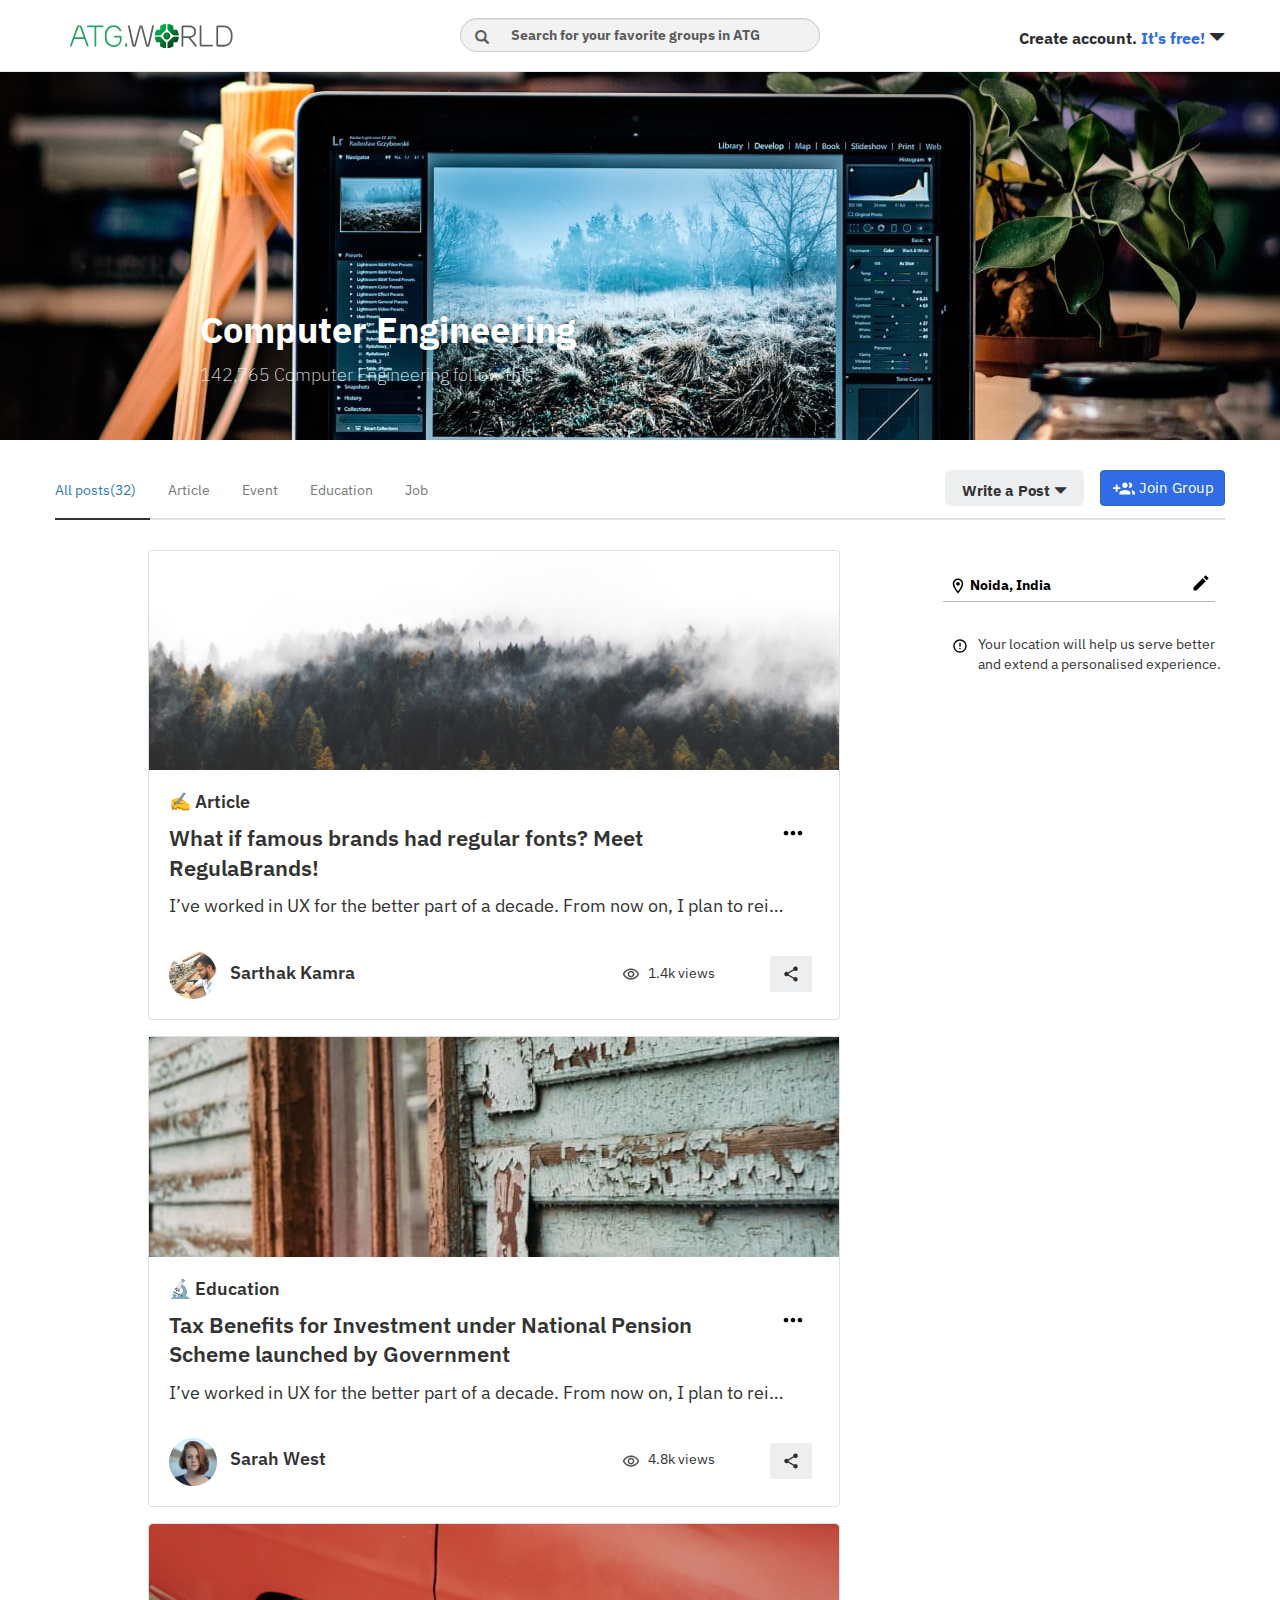
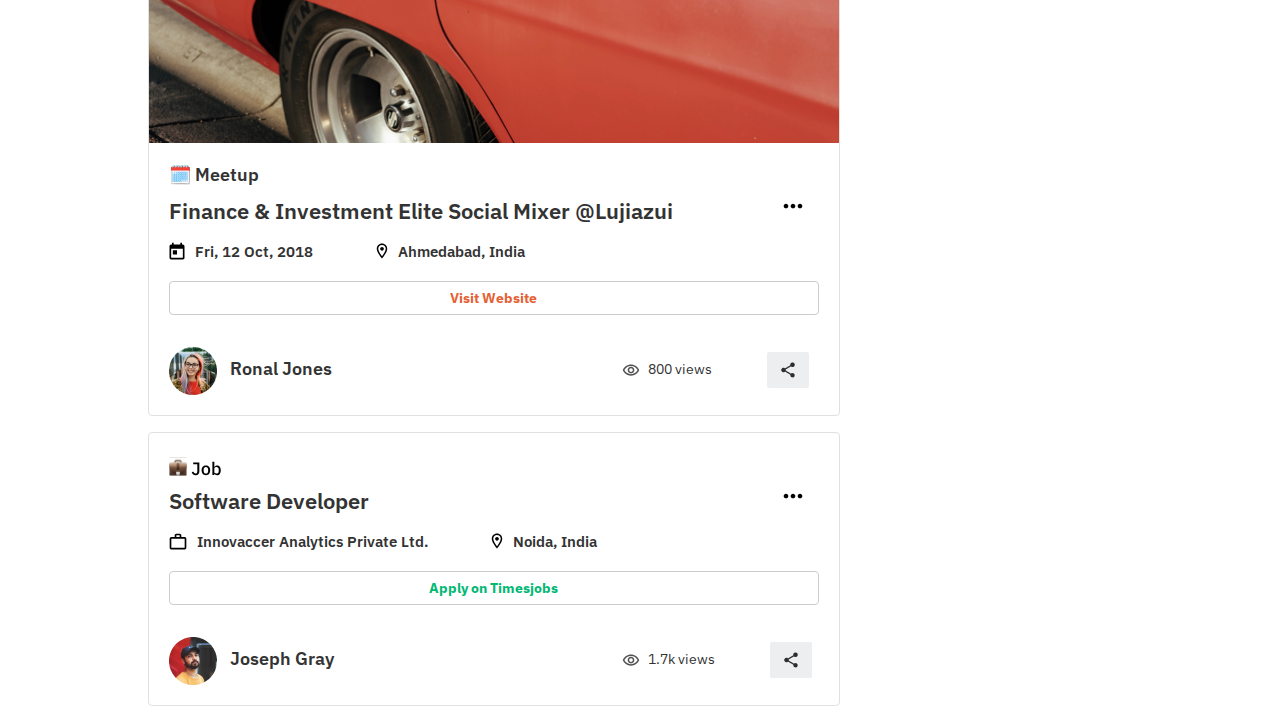
<file: index.html>
<!DOCTYPE html>
<html lang="en">

<head>
    <meta charset="UTF-8">
    <meta http-equiv="X-UA-Compatible" content="IE=edge">
    <meta name="viewport" content="width=device-width, initial-scale=1.0">
    <!-- Latest compiled and minified CSS -->
    <link rel="stylesheet" href="css/bootstrap.min.css">

    <!-- Latest compiled and minified CSS -->
    <link rel="stylesheet" href="https://maxcdn.bootstrapcdn.com/bootstrap/3.3.7/css/bootstrap.min.css"
        integrity="sha384-BVYiiSIFeK1dGmJRAkycuHAHRg32OmUcww7on3RYdg4Va+PmSTsz/K68vbdEjh4u" crossorigin="anonymous">

    <link rel="preconnect" href="https://fonts.gstatic.com">
    <link href="https://fonts.googleapis.com/css2?family=IBM+Plex+Sans&display=swap" rel="stylesheet">
    <link rel="stylesheet" href="css/style.css">


    <!-- Latest compiled and minified JavaScript -->
    <!-- <script src="https://maxcdn.bootstrapcdn.com/bootstrap/3.3.7/js/bootstrap.min.js"
        integrity="sha384-Tc5IQib027qvyjSMfHjOMaLkfuWVxZxUPnCJA7l2mCWNIpG9mGCD8wGNIcPD7Txa"
        crossorigin="anonymous"></script> -->

    <title>Across The Globe</title>
    <link rel="shortcut icon" href="favicon.ico" type="image/x-icon" />
</head>

<body>
    <header>
        <nav class="navbar navbar-default hidden-xs navbar-fixed-top">
            <div class="container">
                <div class="navbar-header logo">
                    <img src="Images/whole.svg" alt="logo">
                </div>
                <form class="navbar-form navbar-left navbar-center search">
                    <span class="glyphicon glyphicon-search search-icon"></span>
                    <input type="text" class="form-control" placeholder="Search for your favorite groups in ATG">
                </form>
                <div class="navbar-right create-acc" data-toggle="modal" data-target="#myModal">
                    <span>Create account.</span>
                    <span class="its-free">It's free!</span>
                    <span class="glyphicon glyphicon-triangle-bottom"></span>
                </div>

            </div>
        </nav>
    </header>
    <div class="jumbotron img-responsive">
        <div class="jumb-content">
            <h1>Computer Engineering</h1>
            <h4>142,765 Computer Engineering follow this</h4>
        </div>
    </div>
    <div class="container">
        <!-- <div>
            <span>All posts(32)</span>
            <span class="text-muted" disabled="disabled">Article</span>
            <span class="text-muted" disabled="disabled">Event</span>
            <span class="text-muted" disabled="disabled">Education</span>
            <span class="text-muted" disabled="disabled">Job</span>
            
        </div> -->
        <div class="row row-no-gutters filter hidden-xs">
            <div class="col-md-8 col-sm-6 no-padding-left">
                <ul class="nav nav-pills">
                    <li role="presentation" class="filter-active"><a class="no-padding-left" href="#">All posts(32)</a>
                    </li>
                    <li role="presentation" class="disabled"><a href="#">Article</a></li>
                    <li role="presentation" class="disabled"><a href="#">Event</a></li>
                    <li role="presentation" class="disabled"><a href="#">Education</a></li>
                    <li role="presentation" class="disabled"><a href="#">Job</a></li>
                </ul>
            </div>
            <div class="col-md-4 col-sm-6 no-padding-right">
                <div class="join-buttons">
                    <button type="button" class="btn btn-secondary btn-lg drop-down">Write a Post
                        <span class="glyphicon glyphicon-triangle-bottom drop"></span>
                    </button>
                    <button type="button" class="btn btn-primary join"><img src="Images/vector.svg" alt="logo">
                        Join Group</button>
                </div>
            </div>
        </div>
        <div class="row hidden-md hidden-lg hidden-sm">
            <div class="col-xs-7 xs-post">
                Posts(368)
            </div>
            <div class="col-xs-5 no-padding-right">
                <button type="button" class="btn btn-secondary btn-lg drop-down">Filter: All <span
                        class="glyphicon glyphicon-triangle-bottom drop"></span>
                </button>
            </div>
        </div>
        <div class="row">
            <div class="post col-md-9 col-xs-12">
                <div class="card-container">
                    <img src="Images/post1.png" class="img-responsive" alt="image">
                    <div class="card-content">
                        <div class="card-h">✍ Article</div>
                        <div class="row">
                            <div class="card-text col-md-11 col-xs-11">What if famous brands had regular fonts? Meet
                                RegulaBrands!
                            </div>
                            <div class="col-md-1 col-xs-1">
                                <img class="dot-3 btn btn-default dropdown-toggle" data-toggle="dropdown"
                                    aria-haspopup="true" aria-expanded="false" src="Images/3dot.svg" alt="logo">
                                <ul class="dropdown-menu">
                                    <li><a href="#">Edit</a></li>
                                    <li><a href="#">Report</a></li>
                                    <li><a href="#">Option 3</a></li>

                                </ul>
                            </div>
                        </div>
                        <span class="card-p">I’ve worked in UX for the better part of a decade. From now on, I plan to
                            rei…</span>
                        <div class="row">
                            <div class="profile col-md-8 col-sm-8 col-xs-10">
                                <img src="Images/post1-profile.png" alt="">
                                <span>Sarthak Kamra</span>
                                <div class="xs-view hidden-md hidden-lg hidden-sm">
                                    <img src="Images/eye.svg" class="eye" alt="image">
                                    <span class="views">1.4k views</span>
                                </div>
                            </div>
                            <div class="col-md-4 col-sm-4 col-xs-2 view-logo">
                                <span class="hidden-xs">
                                    <img src="Images/eye.svg" class="eye" alt="image">
                                    <span class="views">1.4k views</span>
                                </span>
                                <img src="Images/share.png" class="share" alt="logo">
                            </div>
                        </div>
                    </div>
                </div>
                <!-- 2nd post -->
                <div class="card-container">
                    <img src="Images/post2.jpg" class="img-responsive" alt="image">
                    <div class="card-content">
                        <div class="card-h">🔬 Education</div>
                        <div class="row">
                            <div class="card-text col-md-11 col-xs-11">Tax Benefits for Investment under National
                                Pension Scheme
                                launched by Government
                            </div>
                            <div class="col-md-1 col-xs-1">
                                <img class="dot-3 btn btn-default dropdown-toggle" data-toggle="dropdown"
                                    aria-haspopup="true" aria-expanded="false" src="Images/3dot.svg" alt="logo">
                                <ul class="dropdown-menu">
                                    <li><a href="#">Edit</a></li>
                                    <li><a href="#">Report</a></li>
                                    <li><a href="#">Option 3</a></li>

                                </ul>
                            </div>
                        </div>
                        <span class="card-p">I’ve worked in UX for the better part of a decade. From now on, I plan to
                            rei…</span>
                        <div class="row">
                            <div class="profile col-md-8 col-sm-8 col-xs-10">
                                <img src="Images/post2-profile.png" alt="">
                                <span>Sarah West</span>
                                <div class="xs-view hidden-md hidden-lg hidden-sm">
                                    <img src="Images/eye.svg" class="eye" alt="image">
                                    <span class="views">4.8k views</span>
                                </div>
                            </div>
                            <div class="col-md-4 col-sm-4 col-xs-2 view-logo">
                                <span class="hidden-xs">
                                    <img src="Images/eye.svg" class="eye" alt="image">
                                    <span class="views">4.8k views</span>
                                </span>
                                <img src="Images/share.png" class="share" alt="logo">
                            </div>
                        </div>
                    </div>
                </div>
                <!-- 3rd post -->
                <div class="card-container">
                    <img src="Images/post3.png" class="img-responsive" alt="image">
                    <div class="card-content">
                        <div class="card-h">🗓️ Meetup</div>
                        <div class="row">
                            <div class="card-text col-md-11 col-xs-11">Finance & Investment Elite Social Mixer @Lujiazui
                            </div>
                            <div class="col-md-1 col-xs-1">
                                <img class="dot-3 btn btn-default dropdown-toggle" data-toggle="dropdown"
                                    aria-haspopup="true" aria-expanded="false" src="Images/3dot.svg" alt="logo">
                                <ul class="dropdown-menu">
                                    <li><a href="#">Edit</a></li>
                                    <li><a href="#">Report</a></li>
                                    <li><a href="#">Option 3</a></li>

                                </ul>
                            </div>
                        </div>
                        <div class="date-location">
                            <img class="date-logo" src="Images/date.svg" alt="logo"> <span class="date-loc">Fri, 12
                                Oct, 2018</span>
                            <img class="location-logo" src="Images/outline-location_on-24px 2.svg" alt=""><span
                                class="date-loc">Ahmedabad, India</span>
                        </div>
                        <button class="btn btn-default center-block btn-visit-website text-color">Visit
                            Website</button>
                        <div class="row">
                            <div class="profile col-md-8 col-sm-8 col-xs-10">
                                <img src="Images/post3-profile.png" alt="">
                                <span>Ronal Jones</span>
                                <div class="xs-view hidden-md hidden-lg hidden-sm">
                                    <img src="Images/eye.svg" class="eye" alt="image">
                                    <span class="views">800 views</span>
                                </div>
                            </div>
                            <div class="col-md-4 col-sm-4 col-xs-2 view-logo">
                                <span class="hidden-xs">
                                    <img src="Images/eye.svg" class="eye" alt="image">
                                    <span class="views">800 views</span>
                                </span>
                                <img src="Images/share.png" class="share" alt="logo">

                            </div>
                        </div>
                    </div>

                </div>
                <!-- 4th Post -->

                <div class="card-container">

                    <div class="card-content">
                        <div class="card-h"><img src="Images/💼️ Job.svg" alt=""></div>
                        <div class="row">
                            <div class="card-text col-md-11 col-xs-11">Software Developer
                            </div>
                            <div class="col-md-1 col-xs-1">
                                <img class="dot-3 btn btn-default dropdown-toggle" data-toggle="dropdown"
                                    aria-haspopup="true" aria-expanded="false" src="Images/3dot.svg" alt="logo">
                                <ul class="dropdown-menu">
                                    <li><a href="#">Edit</a></li>
                                    <li><a href="#">Report</a></li>
                                    <li><a href="#">Option 3</a></li>

                                </ul>
                            </div>
                        </div>
                        <div class="date-location">
                            <img class="date-logo" src="Images/bag).svg" alt="logo"> <span class="date-loc">Innovaccer
                                Analytics Private Ltd.</span>
                            <img class="location-logo" src="Images/outline-location_on-24px 2.svg" alt=""><span
                                class="date-loc">Noida, India</span>
                        </div>
                        <button class="btn btn-default center-block btn-visit-website">Apply on Timesjobs</button>
                        <div class="row">
                            <div class="profile col-md-8 col-sm-8 col-xs-10">
                                <img src="Images/post4-profile.png" alt="">
                                <span>Joseph Gray</span>
                                <div class="xs-view hidden-md hidden-lg hidden-sm">
                                    <img src="Images/eye.svg" class="eye" alt="image">
                                    <span class="views">1.7k views</span>
                                </div>
                            </div>
                            <div class="col-md-4 col-sm-4 col-xs-2 view-logo">
                                <span class="hidden-xs">
                                    <img src="Images/eye.svg" class="eye" alt="image">
                                    <span class="views">1.7k views</span>
                                </span>
                                <img src="Images/share.png" class="share" alt="logo">

                            </div>

                        </div>
                    </div>

                </div>


            </div>
            <div class="location hidden-sm hidden-xs col-md-3">
                <div class="loc">
                    <img src="Images/outline-location_on-24px 2.svg" alt="logo"><span class="noida"> Noida,
                        India
                    </span>
                    <img src="Images/edit.png" class="edit" alt="logo">
                </div>
                <div class="row info-a">
                    <div class="col-md-2">
                        <img src="Images/info.svg" class="info" alt="logo">
                    </div>

                    <div class="info-text col-md-10 no-padding-left no-padding-right">Your location will help us
                        serve
                        better and extend a personalised
                        experience.</div>
                </div>
            </div>

        </div>

        <!-- Modal -->
        <div class="modal fade" id="myModal" role="dialog">
            <div class="modal-dialog">
                <!-- Modal content-->
                <div class="modal-content">
                    <div class="modal-header">
                        <button type="button" class="close" data-dismiss="modal">&times;</button>
                        <div class="heading">
                            Let's learn, share & inspire each other with our passion for computer engineering. Sign up
                            now 🤘🏼
                        </div>
                    </div>
                    <div class="modal-body row">
                        <div class="col-md-7">
                            <div class="c-a">Create Account</div>
                            <div class="form input-group"></div>
                            <form class="form-body">
                                <input class="first-name" type="text" placeholder="First Name">
                                <input class="last-name" type="text" placeholder="Last Name">
                                <input type="email  " class="same-width" placeholder="Email">
                                <div class="relative">
                                    <input type="password " class="same-width" placeholder="Password"><img
                                        src="Images/passwordEye.svg" class="pass-eye" alt="logo">
                                </div>
                                <input type="password " class="same-width" placeholder="Confirm Password">
                                <a href="/LoggedIn.html" class="btn btn-default btn-visit-website c-a-btn same-width"
                                    role="button">Create Account</a>
                                <div class="relative">
                                    <img src="Images/facebook.svg" class="facebook" alt=""> <button
                                        class="btn btn-default  btn-visit-website signup same-width">Sign up with
                                        Facebook</button>
                                </div>
                                <div class="relative">
                                    <img src="Images/google.svg" class="google" alt=""> <button
                                        class="btn btn-default  btn-visit-website signup same-width">Sign up with
                                        Google</button>
                                </div>
                            </form>
                        </div>
                        <div class="col-md-5 no-padding-left">
                            <div class="already-acc">
                                Already have an account? <a href="#" data-toggle="modal"
                                    data-target="#myModal-signin">Sign
                                    In</a>
                            </div>
                            <img src="Images/main-image.png" class="main-img center-block" alt="">
                            <div class="terms-text">
                                By signing up, you agree to our Terms & conditions, Privacy policy
                            </div>
                        </div>
                    </div>
                </div>
                <div class="modal-footer">
                </div>
            </div>
        </div>

        <div class="modal fade" id="myModal-signin" role="dialog">
            <div class="modal-dialog">
                <!-- Modal content-->
                <div class="modal-content">
                    <div class="modal-header">
                        <button type="button" class="close" data-dismiss="modal">&times;</button>
                        <div class="heading">
                            Let's learn, share & inspire each other with our passion for computer engineering. Sign up
                            now 🤘🏼

                        </div>
                    </div>
                    <div class="modal-body row">
                        <div class="col-md-7">
                            <div class="c-a">Create Account</div>
                            <div class="form input-group"></div>
                            <form class="form-body">
                                <input type="email  " class="same-width" placeholder="Email">
                                <div class="relative">
                                    <input type="password " class="same-width" placeholder="Password"><img
                                        src="Images/passwordEye.svg" class="pass-eye" alt="logo">
                                </div>
                                <a href="/LoggedIn.html" class="btn btn-default btn-visit-website c-a-btn same-width"
                                    role="button">
                                    Sign In
                                </a>
                                <div class="relative">
                                    <img src="Images/facebook.svg" class="facebook" alt="">
                                    <button class="btn btn-default  btn-visit-website signup same-width">Sign in with
                                        Facebook</button>
                                </div>
                                <div class="relative">
                                    <img src="Images/google.svg" class="google" alt=""> <button
                                        class="btn btn-default  btn-visit-website signup same-width">Sign in with
                                        Google</button>
                                </div>
                                <div class="forgot-password center-block text-center">Forgot Password?</div>
                            </form>
                        </div>
                        <div class="col-md-5 no-padding-left">
                            <div class="already-acc">
                                Don't have an account yet? <a href="#">Create new for free!</a>
                            </div>
                            <img src="Images/main-image.png" class="main-img center-block" alt="">
                        </div>
                    </div>
                </div>
                <div class="modal-footer">
                </div>
            </div>
        </div>
    </div>
    </div>
    </div>


    <script src="https://ajax.googleapis.com/ajax/libs/jquery/1.12.4/jquery.min.js"></script>
    <script src="js/bootstrap.min.js"></script>
</body>

</html>
</file>
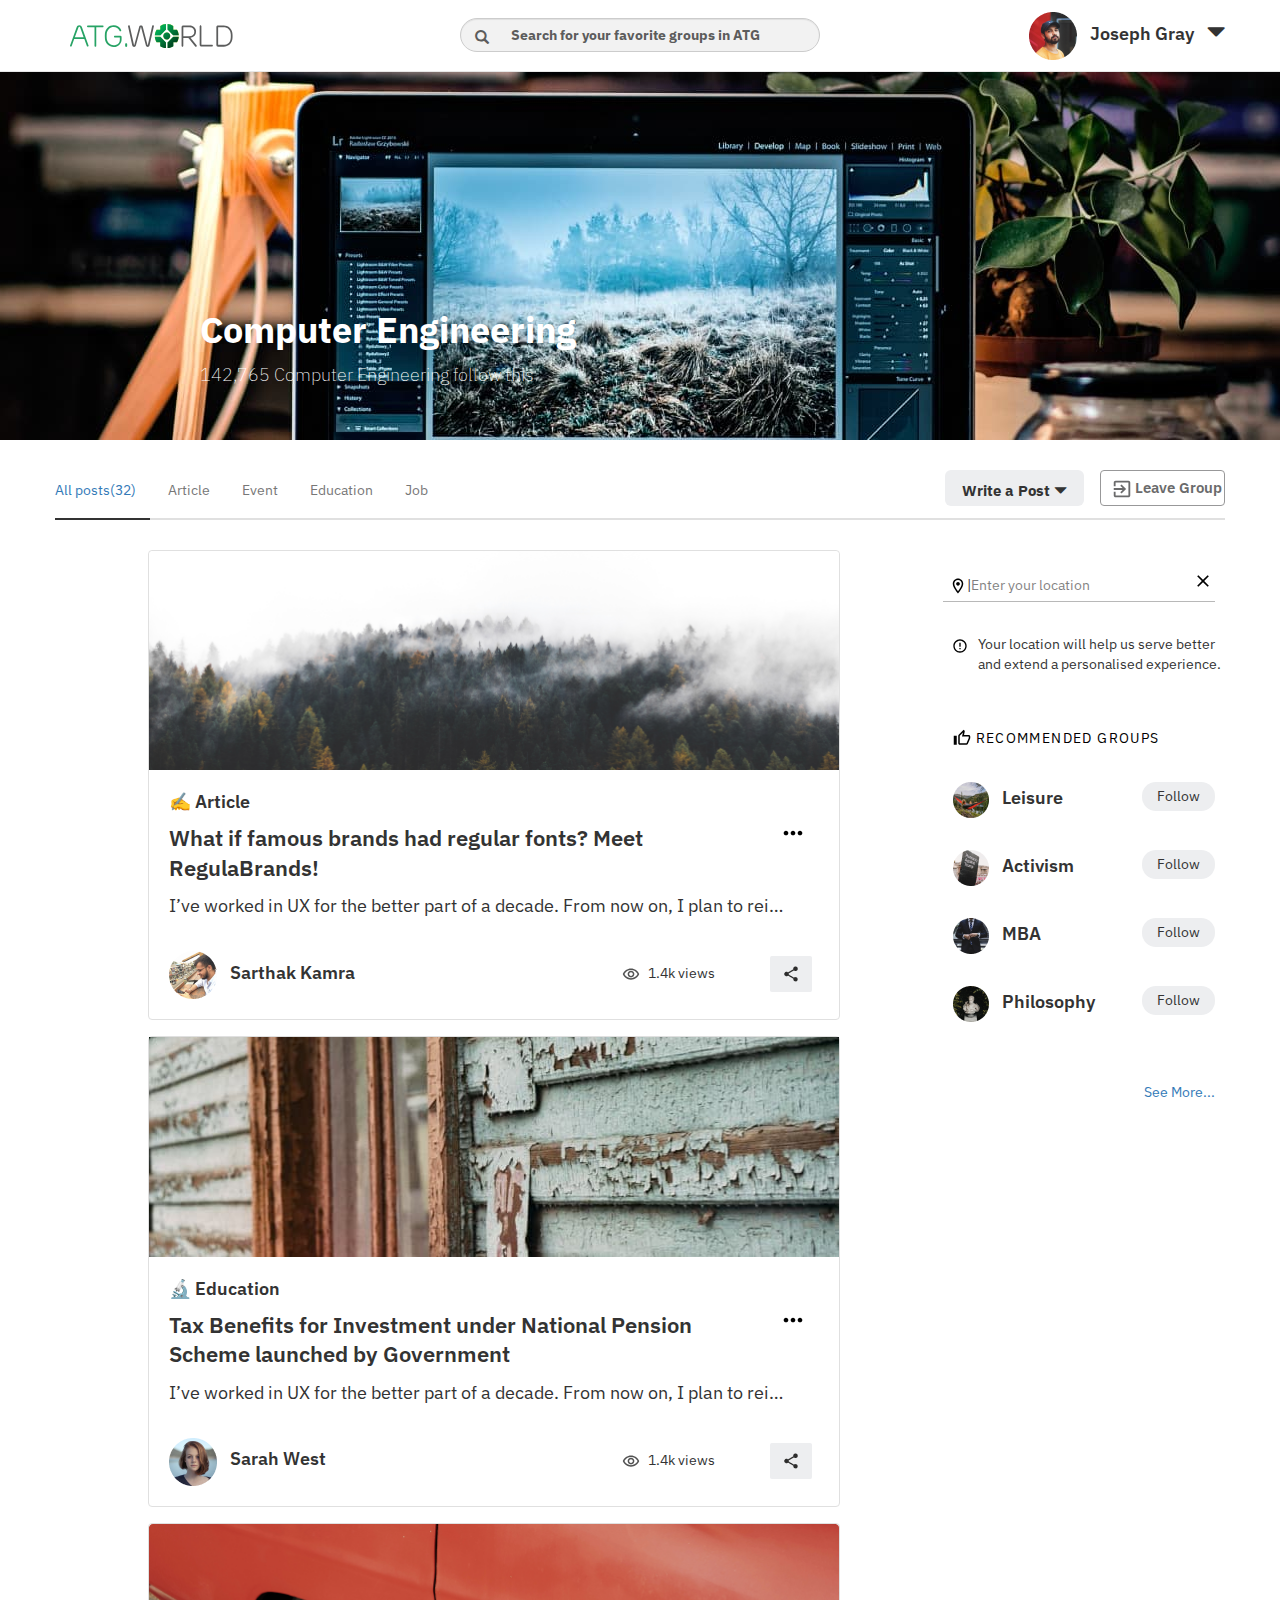
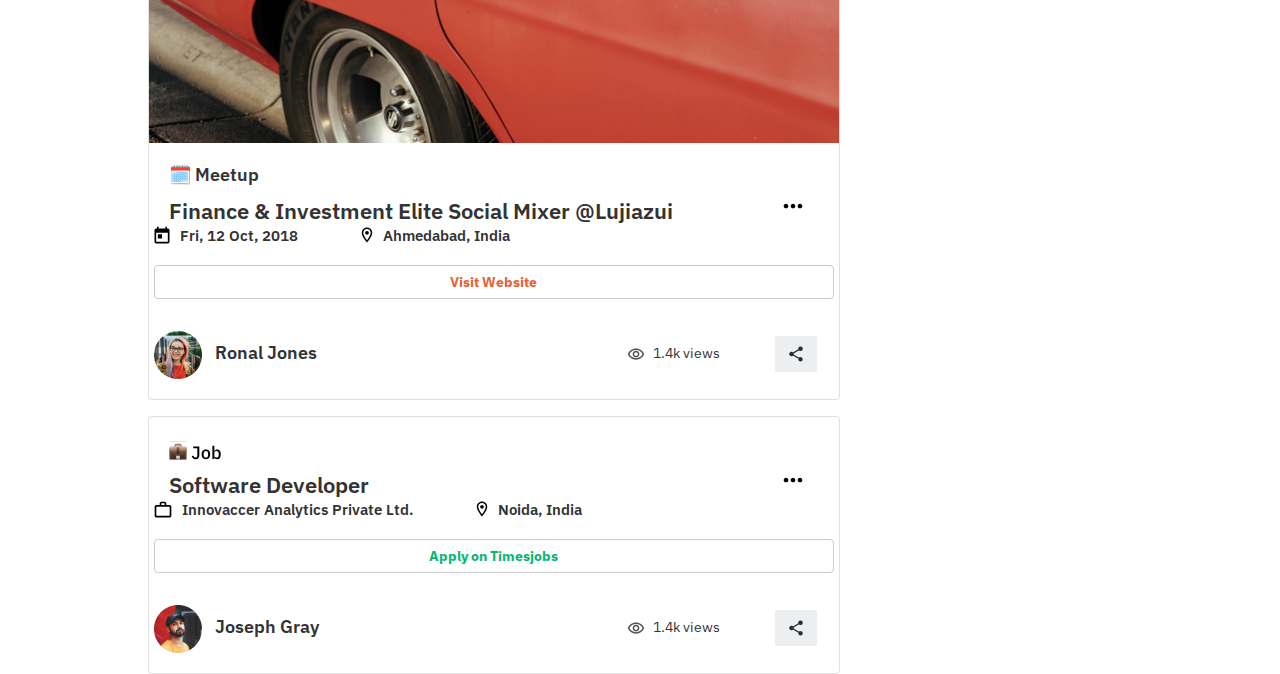
<file: LoggedIn.html>
<!DOCTYPE html>
<html lang="en">

<head>
    <meta charset="UTF-8">
    <meta http-equiv="X-UA-Compatible" content="IE=edge">
    <meta name="viewport" content="width=device-width, initial-scale=1.0">
    <!-- Latest compiled and minified CSS -->
    <link rel="stylesheet" href="css/bootstrap.min.css">

    <!-- Latest compiled and minified CSS -->
    <link rel="stylesheet" href="https://maxcdn.bootstrapcdn.com/bootstrap/3.3.7/css/bootstrap.min.css"
        integrity="sha384-BVYiiSIFeK1dGmJRAkycuHAHRg32OmUcww7on3RYdg4Va+PmSTsz/K68vbdEjh4u" crossorigin="anonymous">

    <link rel="preconnect" href="https://fonts.gstatic.com">
    <link href="https://fonts.googleapis.com/css2?family=IBM+Plex+Sans&display=swap" rel="stylesheet">
    <link rel="stylesheet" href="css/style.css">


    <!-- Latest compiled and minified JavaScript -->
    <!-- <script src="https://maxcdn.bootstrapcdn.com/bootstrap/3.3.7/js/bootstrap.min.js"
        integrity="sha384-Tc5IQib027qvyjSMfHjOMaLkfuWVxZxUPnCJA7l2mCWNIpG9mGCD8wGNIcPD7Txa"
        crossorigin="anonymous"></script> -->

    <title>Across The Globe</title>
</head>

<body>
    <header>
        <nav class="navbar navbar-default hidden-xs navbar-fixed-top">
            <div class="container">
                <div class="navbar-header logo">
                    <img src="Images/whole.svg" alt="logo">
                </div>
                <form class="navbar-form navbar-left navbar-center search">
                    <span class="glyphicon glyphicon-search search-icon"></span>
                    <input type="text" class="form-control" placeholder="Search for your favorite groups in ATG">
                </form>
                <div class="navbar-right loggedin-profile profile">
                    <img src="Images/post4-profile.png" alt=""> <span>Joseph Gray</span>
                    <span class="glyphicon glyphicon-triangle-bottom"></span>
                </div>

            </div>
        </nav>
    </header>
    <div class="jumbotron img-responsive">
        <div class="jumb-content">
            <h1>Computer Engineering</h1>
            <h4>142,765 Computer Engineering follow this</h4>
        </div>
    </div>
    <div class="container">

        <div class="row row-no-gutters filter">
            <div class="col-md-8 no-padding-left">
                <ul class="nav nav-pills">
                    <li role="presentation" class="filter-active"><a class="no-padding-left" href="#">All posts(32)</a>
                    </li>
                    <li role="presentation" class="disabled"><a href="#">Article</a></li>
                    <li role="presentation" class="disabled"><a href="#">Event</a></li>
                    <li role="presentation" class="disabled"><a href="#">Education</a></li>
                    <li role="presentation" class="disabled"><a href="#">Job</a></li>
                </ul>
            </div>
            <div class="col-md-4 no-padding-right">
                <div class="join-buttons">
                    <button type="button" class="btn btn-secondary btn-lg drop-down">Write a Post
                        <span class="glyphicon glyphicon-triangle-bottom drop"></span>
                    </button>
                    <button type="button" class="btn btn-default leave-grp"><img src="Images/leave group.svg"
                            alt="logo">
                        Leave Group</button>
                </div>
            </div>
        </div>
        <div class="row">
            <div class="post col-md-9">
                <div class="card-container">
                    <img src="Images/post1.png" class="img-responsive" alt="image">
                    <div class="card-content">
                        <div class="card-h">✍ Article</div>
                        <div class="row">
                            <div class="card-text col-md-11">What if famous brands had regular fonts? Meet RegulaBrands!
                            </div>
                            <div class="col-md-1">
                                <img class="dot-3 btn btn-default dropdown-toggle" data-toggle="dropdown"
                                    aria-haspopup="true" aria-expanded="false" src="Images/3dot.svg" alt="logo">
                                <ul class="dropdown-menu">
                                    <li><a href="#">Edit</a></li>
                                    <li><a href="#">Report</a></li>
                                    <li><a href="#">Option 3</a></li>

                                </ul>
                            </div>
                        </div>
                        <span class="card-p">I’ve worked in UX for the better part of a decade. From now on, I plan to
                            rei…</span>
                        <div class="row">
                            <div class="profile col-md-8">
                                <img src="Images/post1-profile.png" alt=""> <span>Sarthak Kamra</span>
                            </div>
                            <div class="col-md-4 view-logo">
                                <img src="Images/eye.svg" class="eye" alt="image">
                                <span class="views">1.4k views</span>
                                <img src="Images/share.png" class="share" alt="logo">
                            </div>
                        </div>
                    </div>
                </div>
                <!-- 2nd post -->
                <div class="card-container">
                    <img src="Images/post2.jpg" class="img-responsive" alt="image">
                    <div class="card-content">
                        <div class="card-h">🔬 Education</div>
                        <div class="row">
                            <div class="card-text col-md-11">Tax Benefits for Investment under National Pension Scheme
                                launched by Government
                            </div>
                            <div class="col-md-1">
                                <img class="dot-3 btn btn-default dropdown-toggle" data-toggle="dropdown"
                                    aria-haspopup="true" aria-expanded="false" src="Images/3dot.svg" alt="logo">
                                <ul class="dropdown-menu">
                                    <li><a href="#">Edit</a></li>
                                    <li><a href="#">Report</a></li>
                                    <li><a href="#">Option 3</a></li>

                                </ul>
                            </div>
                        </div>
                        <span class="card-p">I’ve worked in UX for the better part of a decade. From now on, I plan to
                            rei…</span>
                        <div class="row">
                            <div class="profile col-md-8">
                                <img src="Images/post2-profile.png" alt=""> <span>Sarah West</span>
                            </div>
                            <div class="col-md-4 view-logo">
                                <img src="Images/eye.svg" class="eye" alt="image">
                                <span class="views">1.4k views</span>
                                <img src="Images/share.png" class="share" alt="logo">
                            </div>
                        </div>
                    </div>
                </div>
                <!-- 3rd post -->
                <div class="card-container">
                    <img src="Images/post3.png" class="img-responsive" alt="image">
                    <div class="card-content">
                        <div class="card-h">🗓️ Meetup</div>
                        <div class="row">
                            <div class="card-text col-md-11">Finance & Investment Elite Social Mixer @Lujiazui
                            </div>
                            <div class="col-md-1">
                                <img class="dot-3 btn btn-default dropdown-toggle" data-toggle="dropdown"
                                    aria-haspopup="true" aria-expanded="false" src="Images/3dot.svg" alt="logo">
                                <ul class="dropdown-menu">
                                    <li><a href="#">Edit</a></li>
                                    <li><a href="#">Report</a></li>
                                    <li><a href="#">Option 3</a></li>

                                </ul>
                            </div>
                            <div class="date-location">
                                <img class="date-logo" src="Images/date.svg" alt="logo"> <span class="date-loc">Fri, 12
                                    Oct, 2018</span>
                                <img class="location-logo" src="Images/outline-location_on-24px 2.svg" alt=""><span
                                    class="date-loc">Ahmedabad, India</span>
                            </div>
                            <button class="btn btn-default center-block btn-visit-website text-color">Visit
                                Website</button>
                            <div class="row">
                                <div class="profile col-md-8">
                                    <img src="Images/post3-profile.png" alt=""> <span>Ronal Jones</span>
                                </div>
                                <div class="col-md-4 view-logo">
                                    <img src="Images/eye.svg" class="eye" alt="image">
                                    <span class="views">1.4k views</span>
                                    <img src="Images/share.png" class="share" alt="logo">

                                </div>
                            </div>
                        </div>
                    </div>

                </div>
                <!-- 4th Post -->

                <div class="card-container">

                    <div class="card-content">
                        <div class="card-h"><img src="Images/💼️ Job.svg" alt=""></div>
                        <div class="row">
                            <div class="card-text col-md-11">Software Developer
                            </div>
                            <div class="col-md-1">
                                <img class="dot-3 btn btn-default dropdown-toggle" data-toggle="dropdown"
                                    aria-haspopup="true" aria-expanded="false" src="Images/3dot.svg" alt="logo">
                                <ul class="dropdown-menu">
                                    <li><a href="#">Edit</a></li>
                                    <li><a href="#">Report</a></li>
                                    <li><a href="#">Option 3</a></li>

                                </ul>
                            </div>
                            <div class="date-location">
                                <img class="date-logo" src="Images/bag).svg" alt="logo"> <span
                                    class="date-loc">Innovaccer Analytics Private Ltd.</span>
                                <img class="location-logo" src="Images/outline-location_on-24px 2.svg" alt=""><span
                                    class="date-loc">Noida, India</span>
                            </div>
                            <button class="btn btn-default center-block btn-visit-website">Apply on Timesjobs</button>
                            <div class="row">
                                <div class="profile col-md-8">
                                    <img src="Images/post4-profile.png" alt=""> <span>Joseph Gray</span>
                                </div>
                                <div class="col-md-4 view-logo">
                                    <img src="Images/eye.svg" class="eye" alt="image">
                                    <span class="views">1.4k views</span>
                                    <img src="Images/share.png" class="share" alt="logo">

                                </div>
                            </div>
                        </div>
                    </div>

                </div>


            </div>
            <div class="location col-md-3">
                <div class="loc">
                    <img src="Images/outline-location_on-24px 2.svg" alt="logo"><span>|</span><span
                        class="enter-location">Enter
                        your
                        location
                    </span>
                    <img src="Images/close.svg" class="edit" alt="logo">
                </div>
                <div class="row info-a">
                    <div class="col-md-2">
                        <img src="Images/info.svg" class="info" alt="logo">
                    </div>

                    <div class="info-text col-md-10 no-padding-left no-padding-right">Your location will help us
                        serve
                        better and extend a personalised
                        experience.</div>
                </div>
                <div class="profiles-container">
                    <div class="recommended-grp">
                        <img src="Images/thumbsup.svg" class="thumb" alt="logo"><span class="thumb-text">recommended
                            groups</span>
                    </div>
                    <div class="profiles ">
                        <div class="profile">
                            <img src="Images/profile1.png" alt=""> <span>Leisure</span> <span
                                class="follow Leisure-f">Follow</span>
                        </div>
                        <div class="profile">
                            <img src="Images/profile2.png" alt=""> <span>Activism</span><span
                                class="follow Activism-f">Follow</span>

                        </div>
                        <div class="profile">
                            <img src="Images/profile3.png" alt=""> <span>MBA</span><span
                                class="follow Activism-f">Follow</span>
                        </div>
                        <div class="profile">
                            <img src="Images/profile4.png" alt=""> <span>Philosophy</span><span
                                class="follow Activism-f">Follow</span>
                        </div>
                    </div>
                    <div class="see-more">
                        <a href="#">See More...</a>
                    </div>
                </div>
            </div>

        </div>
    </div>
    </div>


    <script src="https://ajax.googleapis.com/ajax/libs/jquery/1.12.4/jquery.min.js"></script>
    <script src="js/bootstrap.min.js"></script>
    <script>
        $(document).ready(function () {
            $('.follow').click(function () {
                if ($(this).hasClass('followed')) {
                    $(this).removeClass('followed')
                    $(this).text('Follow')
                }
                else {
                    $(this).addClass('followed')
                    $(this).text('Followed')
                }

            })
        });
    </script>
</body>

</html>
</file>
<file: css/style.css>
body {
  font-family: "IBM Plex Sans", sans-serif;
}
.navbar-default {
  background-color: #fff !important;
}
.navbar {
  margin-bottom: 0;
  height: 72px;
}
.create-acc {
  margin-top: 27px;
  font-weight: bold;
  font-size: 16px;
  color: #2e2e2e;
}
.its-free {
  color: rgba(47, 108, 229, 1);
  cursor: pointer;
}
.jumbotron {
  background-size: cover;
  background-position: center;
  background-repeat: no-repeat;
  height: 440px;
  position: relative;
  background-image: url("/Images/Rectangle2.jpg");
  opacity: 1;
}

.jumb-content {
  color: #fff;
  position: absolute;
  left: 200px;
  top: 286px;
}

.jumb-content h1 {
  font-size: 36px;
  line-height: 47px;
  font-weight: bold;
}

.jumb-content h4 {
  font-weight: normal;
  font-size: 18px;
  line-height: 23px;
  font-weight: 200;
}
.search {
  top: 10px;
}
.search input::placeholder {
  font-weight: bold;
  color: rgba(92, 92, 92, 1);
}

.search input {
  border-radius: 21px;
  width: 360px !important;
  padding-left: 50px;
  background: rgba(242, 242, 242, 1);
}
.search-icon {
  top: 12px;
  left: 30px;
  position: absolute;
  color: rgba(92, 92, 92, 1);
}
.logo {
  margin: 24px 0 0 72px;
}

.filter {
  height: 50px;
  border-bottom: 2px solid #e0e0e0;
}

.post {
  margin-top: 20px;
  height: 500px;
}

.post > div {
  margin-bottom: 16px;
}

.drop-down {
  background: rgba(237, 238, 240, 1);
  font-weight: bold;
  height: 36px;
  font-size: 15px;
  margin: 0 3px 0 0;
}
.drop {
  font-size: small;
}
.join {
  width: 125px;
  height: 36px;
  background: rgba(47, 108, 229, 1);
  font-size: 15px;
  margin-left: 10px;
}
.leave-grp {
  width: 125px;
  height: 36px;
  font-weight: 600;
  font-size: 15px;
  line-height: 19px;
  font-size: 15px;
  margin-left: 10px;
  color: rgba(106, 106, 107, 1);
  border: 0.8px solid #989899;
  box-sizing: border-box;
  border-radius: 4px;
}

.join:hover {
  background: rgba(47, 108, 229, 1);
}

.location {
  margin-top: 29px;
  padding: 10px;
  padding-bottom: 13px;
  background-color: rgb(255, 255, 255);
}
.loc {
  padding: 6px;
  border-bottom: 1px solid rgba(184, 184, 184, 1);
}
.info {
  padding: 0 0 0 10px;
}
.info-a {
  margin-top: 32px;
}

.info-text {
  text-align: start;
}

.modal-dialog {
}

.join-buttons {
  float: right;
}

.nav-pills .filter-active::after {
  content: "";
  border-bottom: 2px solid;
  width: 95px;
  top: -5px;
  position: relative;
  display: inline-block;
}

.no-padding-left {
  padding-left: 0 !important;
}

.no-padding-right {
  padding-right: 0 !important;
}
.noida {
  color: black;
  font-weight: bold;
  font-size: 14px;
}
.enter-location {
  font-style: normal;
  font-weight: normal;
  font-size: 14px;
  line-height: 18px;
  color: black;
  opacity: 0.5;
}
.edit {
  float: right;
}

.card-container {
  width: 692px;
  /* height: 472px; */
  border: 1px solid #e0e0e0;
  border-radius: 4px;
  margin: 0 auto;
}
.card-content {
  padding: 20px;
}
.card-text {
  font-weight: 600;
  font-size: 22px;
  line-height: 134.17%;
  padding-top: 10px;
}
.card-h {
  font-weight: 600;
  font-size: 18px;
  line-height: 23px;
}
.dot-3 {
  float: right;
  border-style: none;
}
.profile {
  margin-top: 32px;
}
.profile > span {
  font-weight: 600;
  font-size: 18px;
  line-height: 23px;
  margin-left: 10px;
}
.card-p {
  height: 25px;
  font-size: 18px;
  line-height: 134.17%;
  display: block;
  margin-top: 12px;
}
.view-logo {
  top: 37px;
}
.eye {
  margin-right: 5px;
}
.share {
  margin-left: 52px;
}
.date-location {
  display: block;
  margin-top: 16px;
}
.date-loc {
  font-weight: 600;
  font-size: 15px;
  line-height: 19px;
  margin-left: 7px;
}
.date-logo {
  margin-bottom: 5px;
}
.location-logo {
  margin-left: 57px;
  margin-bottom: 5px;
}
.dropdown-menu {
  left: -117px;
}
.btn-visit-website {
  width: 100%;
  color: #02b875;
  font-weight: bold;
  margin-top: 16px;
}
.text-color {
  color: rgba(229, 97, 53, 1);
}
.loggedin-profile {
  margin-top: 12px;
}

.recommended-grp {
  /* display: block; */
  margin-top: 54px;
}
.thumb {
  margin-left: 10px;
  margin-bottom: 5px;
}
.thumb-text {
  margin-left: 5px;
  font-weight: 400;
  font-size: 14px;
  line-height: 18px;
  letter-spacing: 0.1em;
  text-transform: uppercase;
  color: black;
}
.profiles {
  margin-left: 10px;
}
.follow {
  background: rgba(237, 238, 240, 1);
  padding: 3px 15px 3px 15px;
  border-radius: 14px;
  font-size: 14px !important;
  font-weight: normal !important;
  cursor: pointer;
  float: right;
}
.followed {
  background: #000;
  color: #fff;
}
.see-more {
  color: rgba(47, 108, 229, 1);
  margin-top: 60px;
  float: right;
}
.heading {
  color: #008a45;
  font-weight: 600;
  font-size: 12px;
  line-height: 16px;
  text-align: center;
}
.modal-header {
  background: #effff4;
  height: 50px;
  border-radius: 8px 8px 0px 0px;
}
.c-a {
  font-weight: bold;
  font-size: 24px;
  line-height: 31px;
  margin: 9px 0 0 21px;
}
.c-a-btn {
  background: #2f6ce5;
  border-radius: 20px;
  height: 40px !important;
  color: #fff;
  padding-top: 9px;
  font-weight: 600;
  font-size: 14px !important;
  line-height: 16px !important;
}
.c-a-btn a {
  color: #fff;
}
.first-name {
  width: 160px;
  height: 46px;
}
.last-name {
  float: right;
  width: 160px;
  height: 46px;
  margin-right: 57px;
}
.modal-content {
  width: 736px;
}
.same-width {
  width: 320px;
  height: 46px;
}
.pass-eye {
  position: absolute;
  right: 20%;
  top: 40%;
}
.form-body input {
  background: #f7f8fa;
  border: 1px solid #d9d9db;
  box-sizing: border-box;
  border-radius: 2px 2px 0px 0px;
  padding-left: 12px;
}
.form-body {
  margin: 24px 0 0 21px;
}
.facebook {
  position: absolute;
  left: 17%;
  top: 50%;
}
.relative {
  position: relative;
}
/* .facebook-signin {
  position: absolute;
  left: 103px;
  bottom: 76px;
} */
.google {
  position: absolute;
  left: 17%;
  top: 50%;
}
.signup {
  color: #000;
  font-weight: normal;
  font-size: 14px;
  line-height: 16px;
}
.already-acc {
  float: right;
  margin: 16px 21px 0 0;
  font-size: 13px;
  line-height: 17px;
}
.forgot-password {
  margin: 23px 0;
  width: 320px;
}
.already-acc a {
  color: #2f6ce5;
  font-weight: bold;
}
.main-img {
  clear: both;
  margin: 84px 0 0 0;
  display: block;
}
.terms-text {
  font-size: 9px;
  line-height: 16px;
  margin-top: 50px;
}

@media (min-width: 768px) {
  .navbar-form.navbar-center {
    position: absolute;
    left: 50%;
    transform: translatex(-50%);
  }
}

@media only screen and (max-width: 768px) {
  /* For mobile phones: */
  .jumb-content {
    left: 10%;
    top: 60%;
  }
  .jumb-content h1 {
    font-size: 17px;
    line-height: 22px;
  }
  .jumb-content h4 {
    font-size: 12px;
    line-height: 16px;
  }
  .jumbotron {
    height: 236px;
  }
  .xs-post {
    font-weight: bold;
    font-size: 14px;
    line-height: 18px;
    margin-top: 10px;
  }
  .card-container {
    width: 100%;
  }
  .card-text {
    font-size: 16px;
    line-height: 21px;
  }
  .card-p {
    font-size: 14px;
    line-height: 18px;
  }
  .share {
    margin: 0;
  }
  .xs-view {
    position: absolute;
    bottom: -3px;
    left: 75px;
  }
  .post {
    padding-left: 0;
    padding-right: 0;
  }
}
</file>
